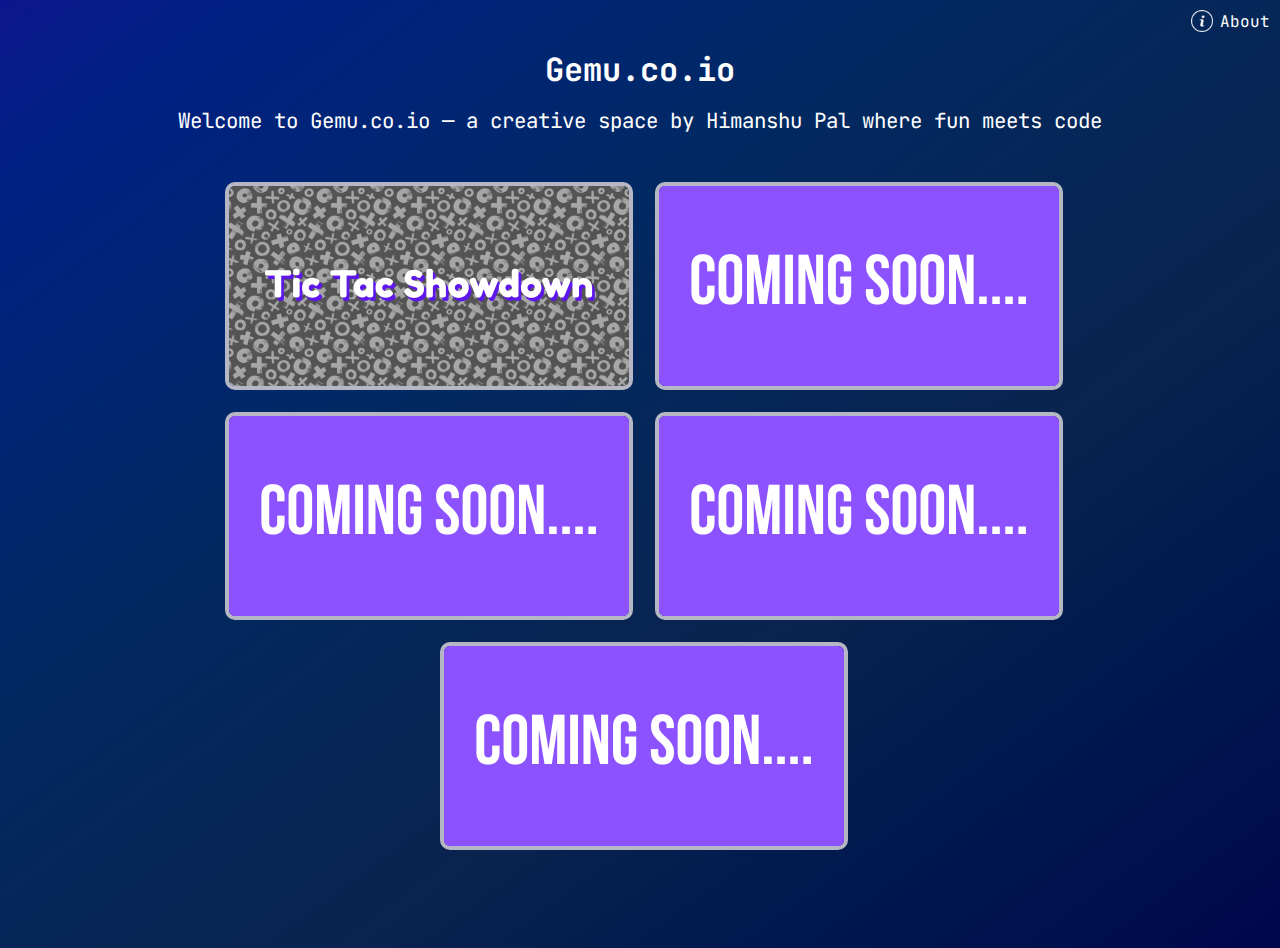
<file: index.html>
<!DOCTYPE html>
<html lang="en">
<head>
    <meta charset="UTF-8">
    <meta name="viewport" content="width=device-width, initial-scale=1.0">
    <title>Gemu</title>
    <link rel="stylesheet" href="style.css">
</head>
<body>
    
    <div class="main-container">
        
        <a href="#about-page">
            <div class="about">
                <img src="./images/info.png" alt="about" class="about-img">
                <p>About</p>
            </div>
        </a>

        <div class="title">
            <h1>Gemu.co.io</h1>
            <div class="desc">
                Welcome to Gemu.co.io — a creative space by Himanshu Pal where fun meets code
            </div>
        </div>

        <div class="games-container">
            <div class="games-section">
                <div class="game-card">
                    <a href="#game1">
                        <img src="./images/Tic Tac Showdown.png" alt="Tic Tac Showdown" class="game-img">
                    </a>
                </div>
                <div class="game-card">
                    <a href="#game2">
                        <img src="./images/coming soon.png" alt="Tic Tac Showdown" class="game-img">
                    </a>
                </div>
                <div class="game-card">
                    <a href="#game3">
                        <img src="./images/coming soon.png" alt="Tic Tac Showdown" class="game-img">
                    </a>
                </div>
                <div class="game-card">
                    <a href="#game4">
                        <img src="./images/coming soon.png" alt="Tic Tac Showdown" class="game-img">
                    </a>
                </div>
                <div class="game-card">
                    <a href="#game5">
                        <img src="./images/coming soon.png" alt="Tic Tac Showdown" class="game-img">
                    </a>
                </div>
                
            </div>
        </div>
    </div>


</body>
</html>
</file>
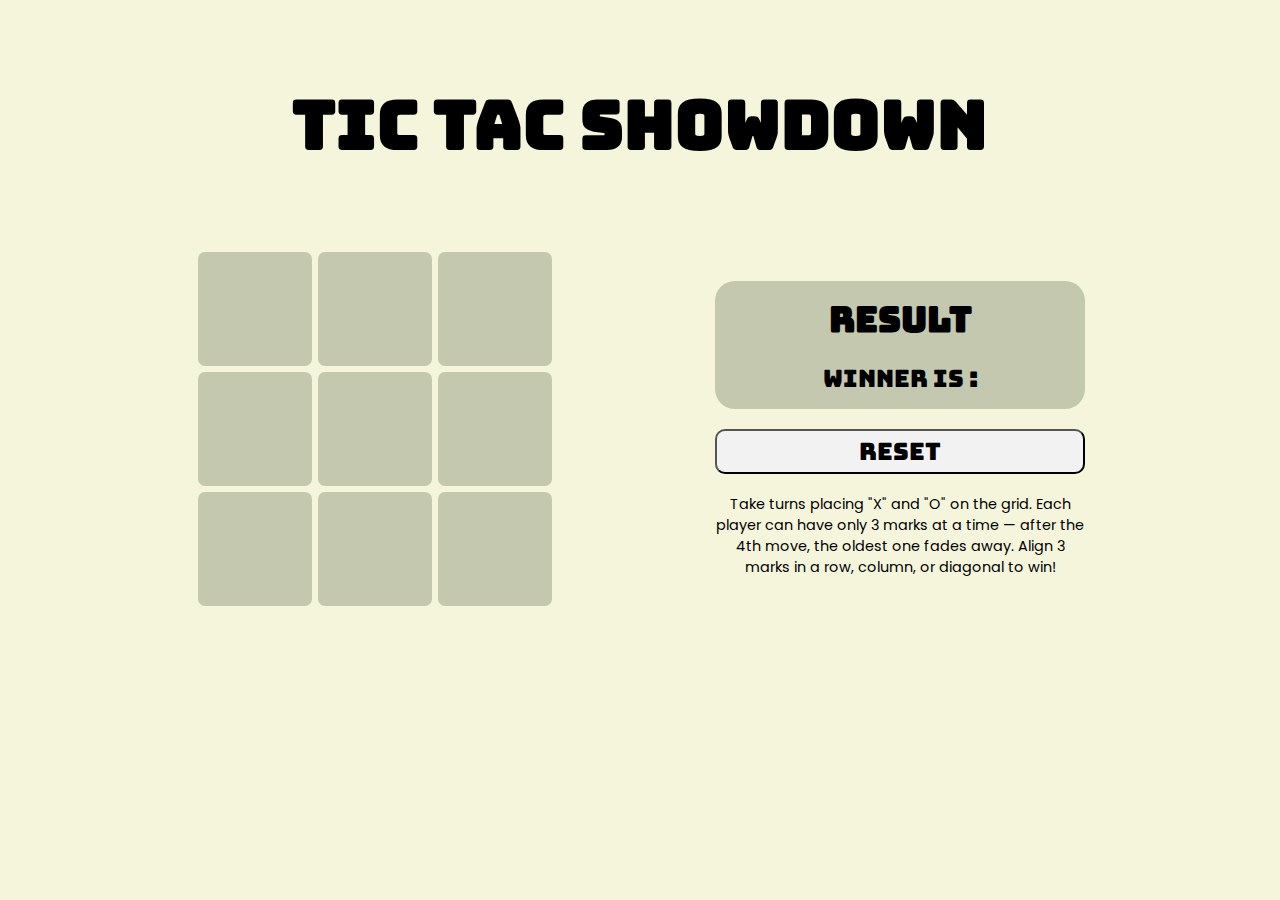
<file: G1 - Tic Tac Toe/tictac.html>
<!DOCTYPE html>
<html lang="en">
<head>
    <meta charset="UTF-8">
    <meta name="viewport" content="width=device-width, initial-scale=1.0">
    <title>Tic Tac Showdown</title>
    <link rel="stylesheet" href="tictac.css">
</head>
<body>
    
    <div class="title">
        <h1>Tic Tac Showdown</h1>
    </div>

    <div class="game-container">
        <div class="left-section">
            <div class="box" onclick="boxClicked(this)" id="0"></div>
            <div class="box" onclick="boxClicked(this)" id="1"></div>
            <div class="box" onclick="boxClicked(this)" id="2"></div>
            <div class="box" onclick="boxClicked(this)" id="3"></div>
            <div class="box" onclick="boxClicked(this)" id="4"></div>
            <div class="box" onclick="boxClicked(this)" id="5"></div>
            <div class="box" onclick="boxClicked(this)" id="6"></div>
            <div class="box" onclick="boxClicked(this)" id="7"></div>
            <div class="box" onclick="boxClicked(this)" id="8"></div>
        </div>

        <div class="right-section">
            <div class="result">
                <h2>Result</h2>
                <p class="winner">Winner is : </p>
            </div>
            <button class="btn" onclick="resetGame()">Reset</button>
            <p class="note">Take turns placing "X" and "O" on the grid. Each player 
                can have only 3 marks at a time — after the 4th move, 
                the oldest one fades away. Align 3 marks in a row, 
                column, or diagonal to win!</p>
        </div>
    </div>

    <script src="tictac.js"></script>
    
</body>
</html>
</file>
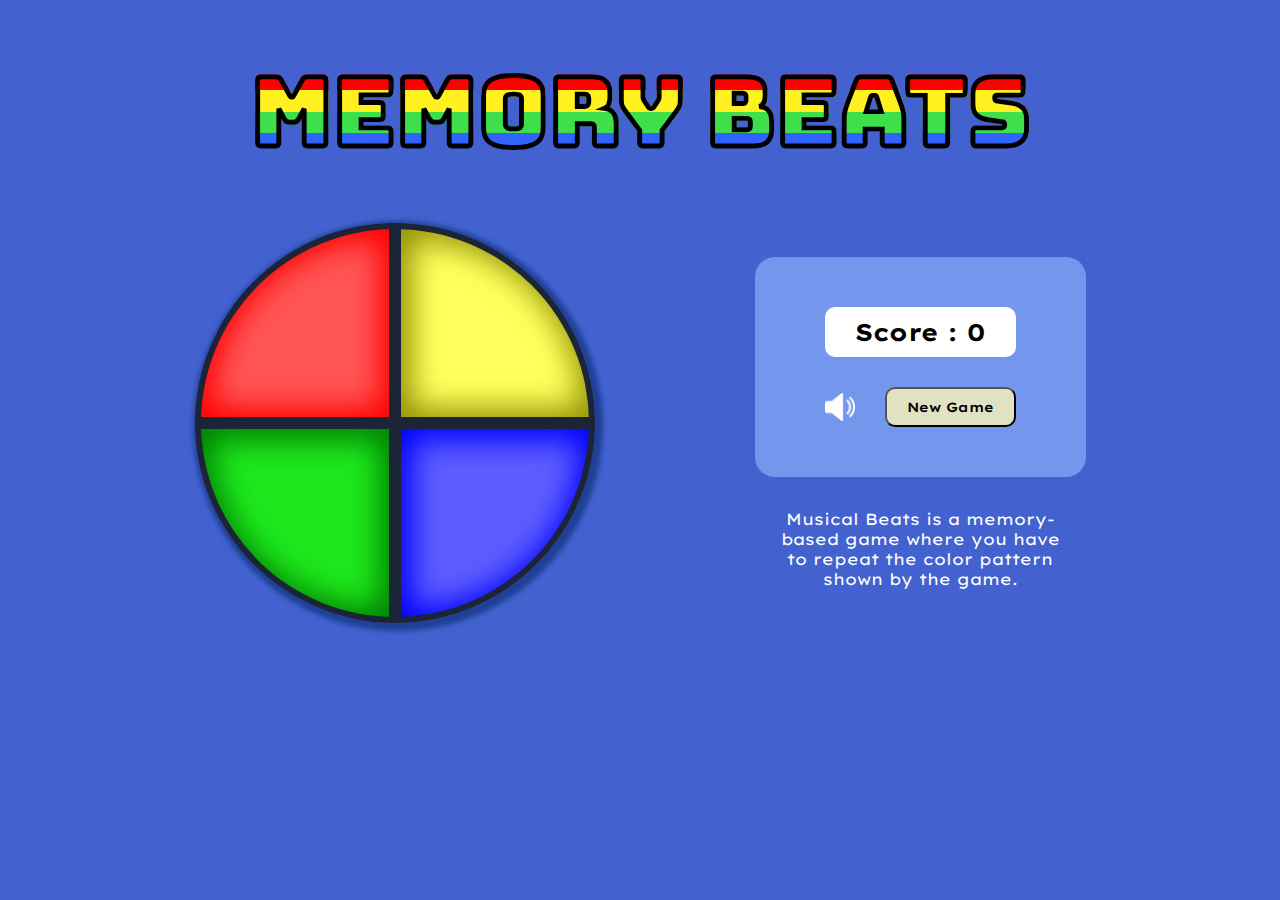
<file: G2 - Memory Beats/mb.html>
<!DOCTYPE html>
<html lang="en">
<head>
    <meta charset="UTF-8">
    <meta name="viewport" content="width=device-width, initial-scale=1.0">
    <title>Musical Beats</title>
    <link rel="stylesheet" href="mb.css">
</head>
<body>

    <div class="title">
        <h1>Memory Beats</h1>
    </div>

    <div class="game-container">

        <div class="left-section">
            <div class="box box1" onclick="boxClicked(this)" data-color="red"></div>
            <div class="box box2" onclick="boxClicked(this)" data-color="yellow"></div>
            <div class="box box3" onclick="boxClicked(this)" data-color="green"></div>
            <div class="box box4" onclick="boxClicked(this)" data-color="blue"></div>
        </div>

        <div class="right-section">
            <div class="result">
                <h2 class="scoreCard">Score : 0</h2>
                <div class="otherElement">
                    <img src="./images/unmute.png" alt="unmute" class="img" onclick="sound()">
                    <button onclick="startGame()">New Game</button>
                </div>
            </div>
            <p style="width: 300px; color: white;">Musical Beats is a memory-based game where you have 
            to repeat the color pattern shown by the game.</p>
        </div>

    </div>

    <div class="gameOver-window" onclick="showDisplay()">
        <div id="displayNone">
            <div class="windowText">
                <p>Game Over !!!</p>
                <p class="gameOverText">Score : </p>
            </div>
        </div>
    </div>


    <script src="mb.js"></script>

</body>
</html>
</file>
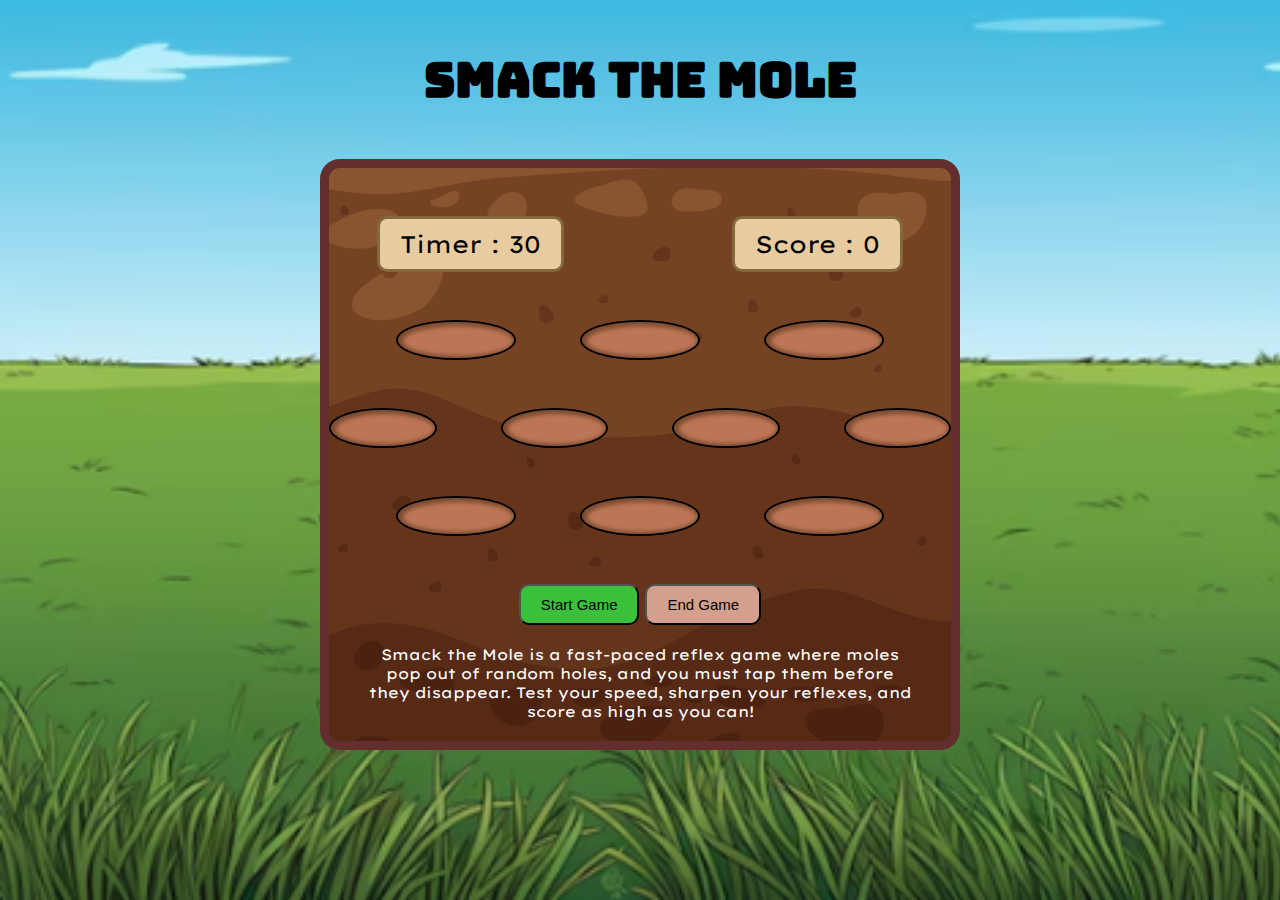
<file: G3 - Smack the Mole/sm.html>
<!DOCTYPE html>
<html lang="en">
<head>
    <meta charset="UTF-8">
    <meta name="viewport" content="width=device-width, initial-scale=1.0">
    <title>VM</title>
    <link rel="stylesheet" href="sm.css">
</head>
<body>
    
    <div class="container">
        <h1>Smack the Mole</h1>
        <div class="main-section">
            <div class="upper-section">
                <p class="timer">Timer : 30</p>
                <p class="score">Score : 0</p>
            </div>
            <div class="game-section">
                <div class="game-row">
                    <div class="holes"></div>
                    <div class="holes"></div>
                    <div class="holes"></div>
                </div>
                <div class="game-row">
                    <div class="holes"></div>
                    <div class="holes"></div>
                    <div class="holes"></div>
                    <div class="holes"></div>
                </div>
                <div class="game-row">
                    <div class="holes"></div>
                    <div class="holes"></div>
                    <div class="holes"></div>
                </div>
            </div>

            <div class="molePng">
                <div class="moleRow">
                    <img class="moleHol" id="0" src="./images/mole.png" alt="mole">
                    <img class="moleHol" id="1" src="./images/mole.png" alt="mole">
                    <img class="moleHol" id="2" src="./images/mole.png" alt="mole">
                </div>
                <div class="moleRow">
                    <img class="moleHol" id="3" src="./images/mole.png" alt="mole">
                    <img class="moleHol" id="4" src="./images/mole.png" alt="mole">
                    <img class="moleHol" id="5" src="./images/mole.png" alt="mole">
                    <img class="moleHol" id="6" src="./images/mole.png" alt="mole">
                </div>
                <div class="moleRow">
                    <img class="moleHol" id="7" src="./images/mole.png" alt="mole">
                    <img class="moleHol" id="8" src="./images/mole.png" alt="mole">
                    <img class="moleHol" id="9" src="./images/mole.png" alt="mole">
                </div>
            </div>

            <div class="start-game">
                <div class="btn">
                    <button onclick="startGame()" class="startbtn">Start Game</button>
                    <button class="endbtn">End Game</button>
                </div>
                <p>Smack the Mole is a fast-paced reflex game 
                    where moles pop out of random holes, and you must tap them before they disappear. Test 
                    your speed, sharpen your reflexes, and score 
                    as high as you can!</p>
            </div>
        </div>
    </div>



    <script src="sm.js"></script>
</body>
</html>
</file>
<file: style.css>
@import url('https://fonts.googleapis.com/css2?family=Bebas+Neue&family=Bungee&family=Inter:ital,opsz,wght@0,14..32,300;1,14..32,300&family=JetBrains+Mono:ital,wght@0,100..800;1,100..800&family=Lexend+Exa:wght@100..900&family=Montserrat:ital,wght@0,100..900;1,100..900&family=Poppins:ital,wght@0,100;0,200;0,300;0,400;0,500;0,600;0,700;0,800;0,900;1,100;1,200;1,300;1,400;1,500;1,600;1,700;1,800;1,900&family=Roboto:ital,wght@0,100..900;1,100..900&display=swap');


*{
    margin: 0;
    padding: 0;
    box-sizing: border-box;
}
body{
    background-image: linear-gradient(to left top, #00064b, #00104d, #00174e, #031d4f, #0a234f, #072555, #04275b, #012961, #00276e, #002479, #001f84, #0d168d);
}

.main-container{
    height: 100vh;
    width: 100wh;
    /* background-image: linear-gradient(to left top, #00064b, #00104d, #00174e, #031d4f, #0a234f, #072555, #04275b, #012961, #00276e, #002479, #001f84, #0d168d); */
}


.about{
    display: flex;
    color: white;
    gap: 7px;
    align-items: center;
    position: absolute;
    right: 10px;
    top: 10px;
    font-size: 1rem;
    font-family: "JetBrains Mono" , "Poppins" , sans-serif;
    transition: all 0.1s linear;
}
.about-img{
    width: 22px;
}
.about:hover{
    transform:scale(1.03);
}
@media screen and (max-width:700px) {
    .about{
        display: none;
    }    
}

.title{
    font-family: "JetBrains Mono" , "Poppins" , sans-serif;
    color: white;
    text-align: center;
    margin: 3rem;
}
.title h1{
    font-size: 2rem;
    margin-bottom: 1rem;
}
.desc{
    font-size: 1.3rem;
}


.games-container{
    margin: 3rem;
}
.games-section{
    display: flex;
    flex-wrap: wrap;
    gap: 30px;
    justify-content: center;
}
.game-img{
    cursor: pointer;
    border-radius: 10px;
    border: 4px solid rgb(181, 183, 196);
    transition: all 0.1s linear;
}
.game-img:hover{
    transform: scale(1.02);
}
.game-card{
    width: 400px;
    height: 200px;
    /* border: 1px solid white; */
    border-radius: 10px;
}
</file>
<file: G1 - Tic Tac Toe/tictac.css>
@import url('https://fonts.googleapis.com/css2?family=Bebas+Neue&family=Bungee&family=Inter:ital,opsz,wght@0,14..32,300;1,14..32,300&family=JetBrains+Mono:ital,wght@0,100..800;1,100..800&family=Lexend+Exa:wght@100..900&family=Montserrat:ital,wght@0,100..900;1,100..900&family=Poppins:ital,wght@0,100;0,200;0,300;0,400;0,500;0,600;0,700;0,800;0,900;1,100;1,200;1,300;1,400;1,500;1,600;1,700;1,800;1,900&family=Roboto:ital,wght@0,100..900;1,100..900&display=swap');

*{
    margin: 0;
    padding: 0;
    box-sizing: border-box;
    font-family: "Bungee";
}

body{
    background-color: beige;
    text-align: center;
}

.title{
    margin: 5rem 2rem 0 2rem;
    font-size: 2.1rem;
}


.game-container{
    margin: 5rem;
    display: flex;
    align-items: center;
    justify-content: center;
    gap: 10rem;
}
.box{
    cursor: pointer;
    background-color: #c3c8ae;
    border-radius: 10px;
    width: 120px;
    height: 120px;
    border: 3px solid beige;
    display: flex;
    justify-content: center;
    align-items: center;
    font-size: 3.7rem;
    transition: all 0.3s linear;
}
.box:hover{
    transform: scale(1.05);
}

.left-section{
    display: grid;
    /* border: 2px solid black; */
    grid-template-columns: repeat(3,1fr);
}


.right-section{
    display: flex;
    flex-direction: column;
    gap: 20px;
}
.result h2{
    font-size: 2.2rem;
}
.winner{
    font-size: 1.5rem;
}
.note{
    font-family: "Poppins" , sans-serif;
    width: 370px;
    font-size: 0.9rem;
}
.result{
    display: flex;
    flex-direction: column;
    gap: 20px;
    background-color: #c3c8ae;
    padding: 15px 100px;
    border-radius: 20px;
}
.btn{
    padding: 5px;
    font-size: 1.5rem;
    border-radius: 10px;
    background-color: rgb(242, 242, 242);
    cursor: pointer;
}

.fade {
  opacity: 0;
  transition: opacity 0.5s ease;
}




@media screen and (max-width:950px) {
    .game-container{
        flex-direction: column;
        gap: 4rem;
    }
}

@media screen and (max-width: 500px) {
    .title{
        margin: 2rem;
        font-size: 1.4rem;
    }
    .game-container{
        margin: 2rem;
        gap: 3rem;
    }
    .result{
        padding: 15px 70px;
    }
}
</file>
<file: G2 - Memory Beats/mb.css>
@import url('https://fonts.googleapis.com/css2?family=Bebas+Neue&family=Bungee&family=Inter:ital,opsz,wght@0,14..32,300;1,14..32,300&family=JetBrains+Mono:ital,wght@0,100..800;1,100..800&family=Lexend+Exa:wght@100..900&family=Montserrat:ital,wght@0,100..900;1,100..900&family=Poppins:ital,wght@0,100;0,200;0,300;0,400;0,500;0,600;0,700;0,800;0,900;1,100;1,200;1,300;1,400;1,500;1,600;1,700;1,800;1,900&family=Roboto:ital,wght@0,100..900;1,100..900&display=swap');

*{
    margin: 0;
    padding: 0;
    box-sizing: border-box;
    text-align: center;
}
body{
    background-color: #4362d0;
}
.title{
    margin: 3rem;
    font-size: 3rem;
    font-family: "Bungee" , "Poppins" , sans-serif;
    color: transparent;
    background: linear-gradient(
        #fe0000 16.7%,
        #fe0000 33.4%,
        #fff020 33.4%,
        #fff020 50.1%,
        #3edf4b 50.1%,
        #3edf4b 66.8%,
        #3363ff 66.8%,
        #3363ff 83.5%,
        #006aff 83.5%
    );
    -webkit-text-stroke: 0.04em #000000;
    -webkit-background-clip: text;
    background-clip: text;
}


.game-container{
    margin: 3rem;
    display: flex;
    flex-wrap: wrap;
    justify-content: center;
    gap: 10rem;
}
.box{
    width: 200px;
    height: 200px;
    border: 6px solid rgb(28, 36, 56);
    transition: all 0.3s linear;
    cursor: pointer;
}

.box:hover{
    transform: scale(1.04);
}
.box1{
    background-color: rgb(255, 85, 85);
    border-top-left-radius: 100%;
    box-shadow: inset 1px 1px 30px 10px rgb(255, 0, 0);
}
.box2{
    background-color: rgb(255, 255, 93);
    border-top-right-radius: 100%;
    box-shadow: inset 1px 1px 30px 10px rgb(147, 147, 6);
}
.box3{
    background-color: rgb(29, 231, 29);
    border-bottom-left-radius: 100%;
    box-shadow: inset 1px 1px 30px 10px green;
}
.box4{
    background-color: rgb(93, 93, 255);
    border-bottom-right-radius: 100%;
    box-shadow: inset 1px 1px 30px 10px blue;
}
.left-section{
    /* border: 4px solid white; */
    box-shadow: 3px 3px 5px 5px rgb(31, 64, 149);
    border-radius: 50%;
    display: grid;
    grid-template-columns: repeat(2,1fr);
}


.right-section{
    font-family: "Lexend Exa" , "Popppins" , sans-serif;
    display: flex;
    align-items: center;
    justify-content: center;
    flex-direction: column;
    gap: 2rem;
}
.otherElement{
    display: flex;
    justify-content: center;
    align-items: center;
    font-size: 1.3rem;
    gap: 30px;
}
.result{
    border-radius: 20px;
    background-color: rgb(116, 150, 236);
    color: white;
    padding: 50px 70px;
    display: flex;
    flex-direction: column;
    gap: 30px;
}
.img{
    width: 30px;
}
.result h2{
    background-color: #fff;
    color: black;
    padding: 10px 30px;
    border-radius: 10px;
    font-size: 1.5rem;
}

button{
    cursor: pointer;
    padding: 10px 20px;
    border-radius: 10px;
    font-family: "Lexend Exa";
    background-color: rgb(225, 225, 195);
    transition: all 0.1s linear;
    font-weight: 600;
}
button:hover{
    transform: scale(1.03);
}

.gameOver-window{
    position: absolute;
    top: 0;
    left: 0;
    height: 100%;
    width: 100%;
    background-color: rgba(44, 61, 105, 0.5);
    color: black;
    font-family: "JetBrains Mono";
    display: none;
    align-content: center;
}
#displayNone{
    display: flex;
    justify-content: center;
    align-items: center;
}
.windowText{
    font-size: 3rem;
    padding: 20px;
    border-radius: 10px;
    width: 30%;
    background-color: beige;
}

.clickedAnimation{
    transform: scale(0.95);
    box-shadow: 0 0 15px white;
    transition: all 0.1s ease-in-out;
}


@media screen and (max-width:900px) {
    .game-container{
        flex-wrap: wrap;
        gap: 3rem;
    }
    .title{
        line-height: 6rem;
    }
}
@media screen and (max-width:500px) {
    .box{
        width: 170px;
        height: 170px;
    }
    .gameOver-window{
        height: 120%;
    }
    .windowText{
        font-size: 2rem;
        width: 78%;
    }
    .title{
        line-height: 4rem;
        font-size: 2rem;
        background: linear-gradient(
            #fe0000 16.7%, 
            #fe0000 23.4%, 
            #fff020 23.4%, 
            #fff020 50.1%, 
            #3edf4b 50.1%, 
            #3edf4b 76.8%, 
            #3363ff 66.8%, 
            #3363ff 83.5%, 
            #006aff 83.5%);
        -webkit-background-clip: text;
        background-clip: text;
    }
    .result{
        padding: 30px 50px ;
    }
}
</file>
<file: G3 - Smack the Mole/sm.css>
@import url('https://fonts.googleapis.com/css2?family=Bebas+Neue&family=Bungee&family=Inter:ital,opsz,wght@0,14..32,300;1,14..32,300&family=JetBrains+Mono:ital,wght@0,100..800;1,100..800&family=Lexend+Exa:wght@100..900&family=Montserrat:ital,wght@0,100..900;1,100..900&family=Poppins:ital,wght@0,100;0,200;0,300;0,400;0,500;0,600;0,700;0,800;0,900;1,100;1,200;1,300;1,400;1,500;1,600;1,700;1,800;1,900&family=Roboto:ital,wght@0,100..900;1,100..900&display=swap');

*{
    margin: 0;
    padding: 0;
    box-sizing: border-box;
}
body{
    /* background: #4de8e3;
    background: linear-gradient(0deg, rgba(77, 232, 227, 1) 45%, rgba(45, 173, 253, 1) 100%); */
    background-image: url(./images/bg.png);
    background-size: cover;
    height: 100vh;
    text-align: center;
}


h1{
    margin-top: 3rem;
    font-family: "Bungee" , "Poppins";
    font-size: 3rem;
}
.container{
    display: flex;
    flex-direction: column;
    gap: 3rem;
    justify-content: center;
    align-items: center;
}
.main-section{
    position: relative;
    width: 50%;
    display: flex;
    flex-direction: column;
    /* gap: 4rem; */
    background-image: url(./images/dirt.jpg);
    background-size: cover;
    border: 9px solid rgb(98, 46, 46);
    border-radius: 20px;
    font-family: "Lexend Exa" , "Poppins" , sans-serif;
    margin-bottom: 4rem;
}
.upper-section{
    margin: 3rem;
    display: flex;
    justify-content: space-between;
}
.timer , .score{
    border: 3px solid rgb(131, 104, 59);
    border-radius: 10px;
    color: rgb(0, 0, 0);
    background-color: rgb(232, 204, 160);
    padding: 10px 20px;
    font-size: 1.5rem;
}
.holes{
    width: 120px;
    height: 40px;
    border: 2px solid black;
    border-radius: 50%;
    background-color: rgb(189, 118, 85);
    box-shadow: inset 2px 1px 4px 3px rgb(123, 75, 49);
}
.game-section{
    display: flex;
    flex-direction: column;
    gap: 3rem;
    margin-bottom: 3rem ;
}
.game-row{
    display: flex;
    justify-content: center;
    align-items: center;
    gap: 4rem;
}
button{
    cursor: pointer;
    /* margin-bottom: 1rem; */
    padding: 10px 20px;
    border-radius: 10px;
    font-size: 15px;
    background-color: rgb(58, 192, 58);
}
.endbtn{
    background-color: rgb(213, 159, 142);
}
.start-game p{
    color: white;
    font-size: 15px;
    padding: 20px 40px;
}

@media screen and (max-width: 500px) {
    body{
    background-size: cover;        
    background-position: center;   
    background-repeat: no-repeat;  
    background-attachment: fixed;  
    height: 100vh;
    }
    h1 {
        font-size: 2rem;
        margin-top: 1.5rem;
    }

    .main-section {
        width: 90%;
        border-width: 6px;
    }

    .upper-section {
        flex-direction: row;
        align-items: center;
        gap: 1rem;
        margin: 1rem;
    }
    .game-section{
        margin-top: 2rem;
    }

    .timer,
    .score {
        font-size: 1.2rem;
        padding: 8px 16px;
    }

    .game-row {
        gap: 1.5rem;
        flex-wrap: wrap;
    }

    .holes {
        width: 70px;
        height: 30px;
    }
    .start-game p {
        font-size: 13px;
        padding: 10px 20px;
    }

    button {
        padding: 8px 16px;
        font-size: 14px;
        margin: 0.3rem;
    }

    .molePng {
        /* opacity: 0; */
        position: absolute;
        top: 22%;
        left: 45%;
        transform: translate(-50%, -50%);
        margin: 3.8rem 0 0 1rem !important;
    }
    .moleRow {
    gap: 1rem !important;
    }
    .molePng img {
        opacity: 0;
        width: 70px !important;
}

}

.molePng{
    position: absolute;
    margin: 5rem 0 0 3rem ;
}
.moleRow{
    display: flex;
    justify-content: center;
    align-items: center;
    gap: 5rem;
    margin-top: 1.5rem;
}
.molePng img{
    opacity: 0;
    cursor: pointer;
    width: 100px;
}
.moleAnimation{
    animation: slideInOut 2s ease-in-out forwards;
}
@keyframes slideInOut {
    0%{
        transform: translateY(50%);
        opacity: 0;
    }
    10%{
        transform: translateY(0);
        opacity: 1;
    }
    90%{
        transform: translateY(0);
        opacity: 1;
    }
    100%{
        transform: translateY(50%);
        opacity: 0;
    }
}


.glitter {
  animation: glitterFade 0.4s ease-out forwards;
}
@keyframes glitterFade {
  0% {
    transform: scale(1);
    opacity: 1;
  }
  50% {
    transform: scale(1.3);
    opacity: 0.8;
  }
  100% {
    transform: scale(0.5);
    opacity: 0;
  }
}
</file>
